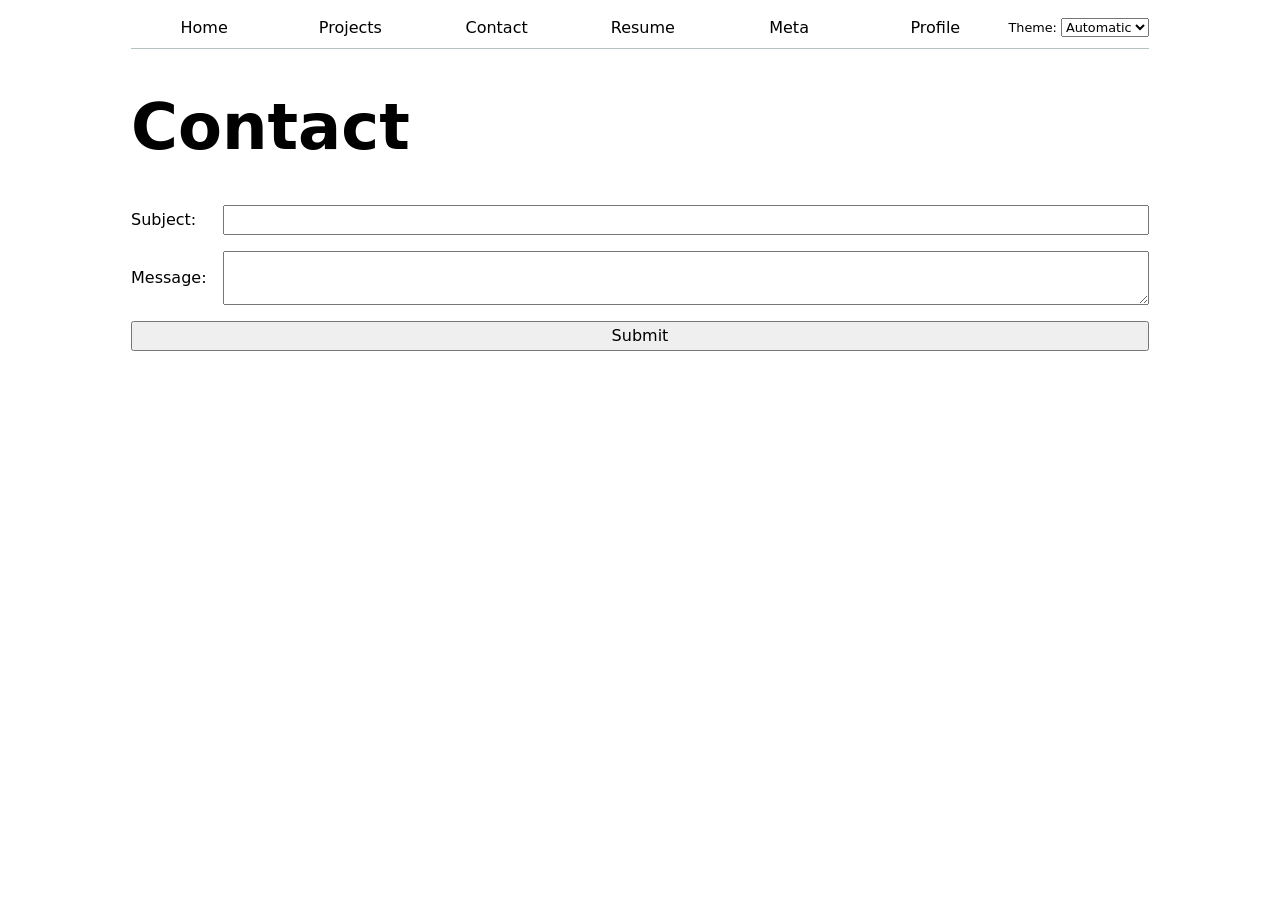
<file: contact/index.html>
<!DOCTYPE html>
<html lang="en">
<head>
    <meta charset="UTF-8">
    <meta name="viewport" content="width=device-width, initial-scale=1.0">
    <title>contact</title>
    <link rel="stylesheet" href="../style.css">
    <script type="module" src="../global.js"></script>
</head>
<body>

    <h1>Contact</h1>

    <form action="mailto:sch005@ucsd.edu" method="GET">
        <label><span>Subject:</span> <input name="subject"></label>
        <label><span>Message:</span> <textarea name="body"></textarea></label>
        <button>Submit</button>
    </form>

</body>
</html>
</file>
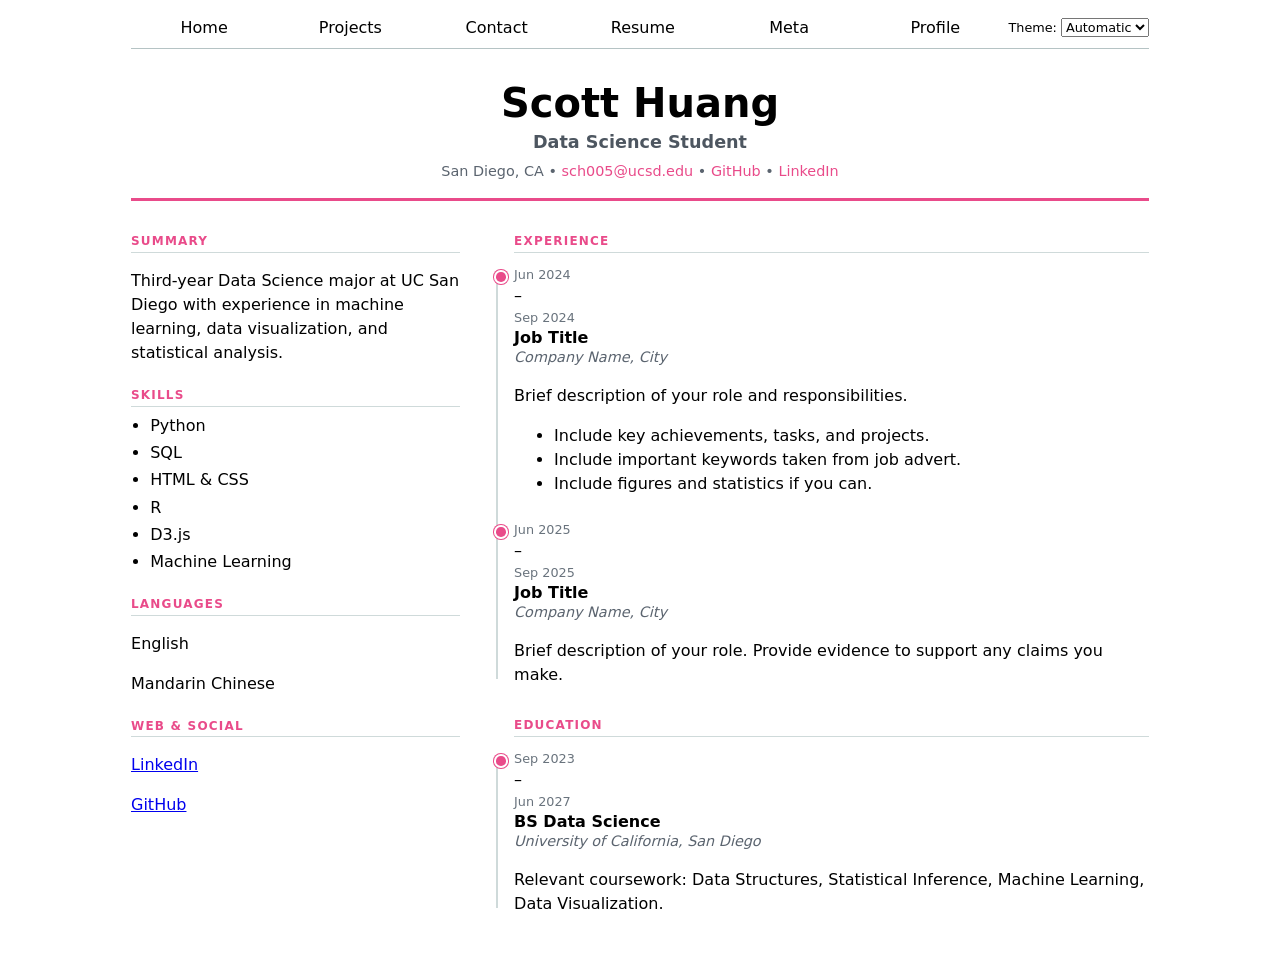
<file: resume/index.html>
<!DOCTYPE html>
<html lang="en">
<head>
    <meta charset="UTF-8">
    <meta name="viewport" content="width=device-width, initial-scale=1.0">
    <title>Resume</title>
    <link rel="stylesheet" href="../style.css">
    <script type="module" src="../global.js"></script>
</head>
<body class="resume-page">

    <!-- Full-width name / contact header -->
    <header class="resume-header">
        <h1>Scott Huang</h1>
        <p class="resume-title">Data Science Student</p>
        <p class="resume-contact">
            San Diego, CA &bull;
            <a href="mailto:sch005@ucsd.edu">sch005@ucsd.edu</a> &bull;
            <a href="https://github.com/sch005-ucsd" target="_blank">GitHub</a> &bull;
            <a href="https://www.linkedin.com/in/tianle-huang-1509223a7/" target="_blank">LinkedIn</a>
        </p>
    </header>

    <!-- Two-column body -->
    <div class="resume-layout">

        <!-- Left sidebar: quick facts -->
        <aside class="resume-sidebar">

            <section>
                <h2>Summary</h2>
                <p>Third-year Data Science major at UC San Diego with experience in machine learning, data visualization, and statistical analysis.</p>
            </section>

            <section>
                <h2>Skills</h2>
                <ul>
                    <li>Python</li>
                    <li>SQL</li>
                    <li>HTML &amp; CSS</li>
                    <li>R</li>
                    <li>D3.js</li>
                    <li>Machine Learning</li>
                </ul>
            </section>

            <section>
                <h2>Languages</h2>
                <p>English</p>
                <p>Mandarin Chinese</p>
            </section>

            <section>
                <h2>Web &amp; Social</h2>
                <p><a href="https://www.linkedin.com/in/tianle-huang-1509223a7/" target="_blank">LinkedIn</a></p>
                <p><a href="https://github.com/sch005-ucsd" target="_blank">GitHub</a></p>
            </section>

        </aside>

        <!-- Right main column: timeline sections -->
        <main class="resume-main">

            <section>
                <h2>Experience</h2>

                <article>
                    <header>
                        <time datetime="2024-06">Jun 2024</time> – <time datetime="2024-09">Sep 2024</time>
                        <h3>Job Title</h3>
                        <p>Company Name, City</p>
                    </header>
                    <p>Brief description of your role and responsibilities.</p>
                    <ul>
                        <li>Include key achievements, tasks, and projects.</li>
                        <li>Include important keywords taken from job advert.</li>
                        <li>Include figures and statistics if you can.</li>
                    </ul>
                </article>

                <article>
                    <header>
                        <time datetime="2025-06">Jun 2025</time> – <time datetime="2025-09">Sep 2025</time>
                        <h3>Job Title</h3>
                        <p>Company Name, City</p>
                    </header>
                    <p>Brief description of your role. Provide evidence to support any claims you make.</p>
                </article>
            </section>

            <section>
                <h2>Education</h2>

                <article>
                    <header>
                        <time datetime="2023-09">Sep 2023</time> – <time datetime="2027-06">Jun 2027</time>
                        <h3>BS Data Science</h3>
                        <p>University of California, San Diego</p>
                    </header>
                    <p>Relevant coursework: Data Structures, Statistical Inference, Machine Learning, Data Visualization.</p>
                </article>
            </section>

        </main>
    </div>

</body>
</html>
</file>
<file: style.css>
/* ── Global defaults ──────────────────────────────────────────── */

:root {
  --color-accent: oklch(65% 50% 0);
}

html {
  accent-color: var(--color-accent);
  color-scheme: light dark;
}

body {
  font: 100%/1.5 system-ui;
  max-width: 100ch;
  margin-inline: auto;
  padding-inline: 1em;
  position: relative;
}

/* ── Images ───────────────────────────────────────────────────── */

img {
  display: block;
  max-width: 100%;
  margin-inline: auto;
}

.hero-image {
  max-width: 60%;
  border-radius: 8px;
}

/* ── Headings ─────────────────────────────────────────────────── */

h1, h2, h3, h4, h5, h6 {
  line-height: 1.1;
  text-wrap: balance;
}

h1 {
  font-size: 400%;
}

/* ── Navigation ───────────────────────────────────────────────── */

nav ul,
nav li {
  display: contents;
}

nav {
  display: flex;
  margin-bottom: 1em;
  --border-color: oklch(50% 10% 200 / 40%);
  border-bottom: 1px solid var(--border-color);
}

nav a {
  flex: 1;
  text-decoration: none;
  color: inherit;
  text-align: center;
  padding: 0.5em;
}

nav a.current {
  font-weight: bold;
  border-bottom: 0.4em solid oklch(70% 3% 200);
  padding-bottom: calc(0.5em - 0.4em);
}

nav a:hover {
  border-bottom: 0.4em solid var(--color-accent);
  padding-bottom: calc(0.5em - 0.4em);
  background-color: color-mix(in oklch, var(--color-accent), canvas 85%);
}

/* Dark mode switcher */
.color-scheme {
  margin-left: auto;
  font-size: 80%;
  font-family: inherit;
  align-self: center;
}

.color-scheme select {
  font-family: inherit;
  font-size: inherit;
}

/* ── Contact form ─────────────────────────────────────────────── */

input,
textarea,
button {
  font: inherit;
}

form {
  display: grid;
  grid-template-columns: auto 1fr;
  gap: 1em;
}

form label {
  display: grid;
  grid-template-columns: subgrid;
  grid-column: 1 / -1;
  align-items: center;
}

form button {
  grid-column: 1 / -1;
}

/* ── Projects grid ────────────────────────────────────────────── */

.projects {
  display: grid;
  grid-template-columns: repeat(auto-fill, minmax(15em, 1fr));
  gap: 1em;
  margin-top: 1em;
}

.projects article {
  display: grid;
  grid-template-rows: subgrid;
  grid-row: span 3;
  gap: 0.5em;
}

.projects article h2 {
  margin: 0;
  font-size: 1rem;
}

.projects article img {
  width: 100%;
  aspect-ratio: 16 / 9;
  object-fit: cover;
}

/* ── Project year label ───────────────────────────────────────── */

.project-year {
  margin: 0;
  font-family: Baskerville, serif;
  font-variant-numeric: oldstyle-nums;
  color: oklch(55% 5% 250);
  font-size: 0.85rem;
}

/* ── Pie chart SVG ────────────────────────────────────────────── */

#projects-pie-plot {
  max-width: 20em;
  margin-block: 2em;
  overflow: visible;
  flex-shrink: 0;
}

#projects-pie-plot path {
  transition: 300ms;
  cursor: pointer;
}

#projects-pie-plot:has(path:hover) path:not(:hover) {
  opacity: 0.5;
}

/* ── Selected wedge ───────────────────────────────────────────── */

.selected {
  --color: oklch(60% 45% 0) !important;
}

.selected:is(path) {
  fill: var(--color);
}

/* ── Legend ───────────────────────────────────────────────────── */

.legend {
  display: grid;
  grid-template-columns: repeat(auto-fill, minmax(9em, 1fr));
  gap: 1em;
  list-style: none;
  padding: 0.75em;
  margin: 0;
  border: 1px solid oklch(88% 3% 200);
  border-radius: 6px;
  flex: 1;
  align-content: start;
}

/* ── Legend item ──────────────────────────────────────────────── */

.legend-item {
  display: flex;
  align-items: center;
  gap: 0.4em;
}

/* ── Color swatch ─────────────────────────────────────────────── */

.swatch {
  display: inline-block;
  width: 1em;
  aspect-ratio: 1 / 1;
  background-color: var(--color);
  border-radius: 50%;
  flex-shrink: 0;
}

/* ── Chart container ──────────────────────────────────────────── */

.chart-container {
  display: flex;
  align-items: center;
  gap: 2em;
  flex-wrap: wrap;
}

/* ── Search bar ───────────────────────────────────────────────── */

.searchBar {
  display: block;
  width: 100%;
  padding: 0.5em 0.75em;
  margin-block: 1em;
  font: inherit;
  border: 1px solid oklch(75% 5% 200);
  border-radius: 4px;
  box-sizing: border-box;
}

/* ── Meta page stats ──────────────────────────────────────────── */

dl.stats {
  display: grid;
  grid-template-columns: repeat(auto-fill, minmax(9em, 1fr));
  gap: 0.5em 1.5em;
  margin: 0;
}

dl.stats dt {
  font-size: 0.7rem;
  text-transform: uppercase;
  letter-spacing: 0.06em;
  color: oklch(55% 5% 250);
  margin: 0;
  grid-row: 1;
}

dl.stats dd {
  font-size: 2rem;
  font-weight: 700;
  margin: 0;
  grid-row: 2;
}

#language-breakdown {
  grid-template-columns: repeat(auto-fill, minmax(8em, 1fr));
}

#language-breakdown dd {
  font-size: 1rem;
  font-weight: 600;
}

/* ── Scatterplot ──────────────────────────────────────────────── */

#chart svg {
  width: 100%;
  height: auto;
}

.gridlines line {
  stroke: oklch(75% 3% 200);
  stroke-opacity: 0.4;
}

.gridlines path {
  display: none;
}

/* ── Dots ─────────────────────────────────────────────────────── */

circle {
  transition: 200ms;
  transform-origin: center;
  transform-box: fill-box;
  cursor: pointer;

  @starting-style {
    r: 0;
  }
}

circle:hover {
  transform: scale(1.5);
}

circle.selected {
  fill: #ff6b6b;
}

/* ── Tooltip ──────────────────────────────────────────────────── */

dl.info {
  display: grid;
  grid-template-columns: auto 1fr;
  gap: 0.25em 1em;
  margin: 0;
  transition-duration: 500ms;
  transition-property: opacity, visibility;
}

dl.info dt {
  font-size: 0.75rem;
  text-transform: uppercase;
  letter-spacing: 0.05em;
  color: oklch(55% 5% 250);
  margin: 0;
}

dl.info dd {
  margin: 0;
  font-weight: 600;
}

.tooltip {
  position: fixed;
  top: 1em;
  left: 1em;
  background: rgba(255, 255, 255, 0.92);
  backdrop-filter: blur(4px);
  box-shadow: 0 4px 16px oklch(0% 0% 0 / 15%);
  border-radius: 8px;
  padding: 0.75em 1em;
  z-index: 100;
  pointer-events: none;
  max-width: 22em;
}

@media (prefers-color-scheme: dark) {
  .tooltip {
    background: rgba(30, 30, 30, 0.92);
  }
}

dl.info[hidden]:not(:hover, :focus-within) {
  opacity: 0;
  visibility: hidden;
}

/* ── Brush selection ──────────────────────────────────────────── */

@keyframes marching-ants {
  to { stroke-dashoffset: -8; }
}

.selection {
  fill-opacity: 0.1;
  stroke: black;
  stroke-opacity: 0.7;
  stroke-dasharray: 5 3;
  animation: marching-ants 2s linear infinite;
}

/* ── Time slider ──────────────────────────────────────────────── */

#time-slider-container {
  display: flex;
  align-items: baseline;
}

#time-slider-container label {
  display: flex;
  flex: 1;
  align-items: baseline;
  gap: 0.5em;
}

#time-slider-container input[type='range'] {
  flex: 1;
}

#commit-time {
  margin-left: auto;
}

/* ── Files unit visualization ─────────────────────────────────── */

#files {
  display: grid;
  grid-template-columns: 1fr 4fr;
  margin: 0;
}

#files > div {
  grid-column: 1 / -1;
  display: grid;
  grid-template-columns: subgrid;
}

#files dt {
  grid-column: 1;
  font-size: 0.85rem;
  padding-top: 0.6em;
}

#files dd {
  grid-column: 2;
  display: flex;
  flex-wrap: wrap;
  align-items: start;
  align-content: start;
  gap: 0.15em;
  padding-top: 0.6em;
  margin-left: 0;
}

.loc {
  display: block;
  width: 0.5em;
  aspect-ratio: 1;
  background: var(--color);
  border-radius: 50%;
}

/* ── Scrollytelling ───────────────────────────────────────────── */

#scrolly-1 {
  position: relative;
  display: flex;
  gap: 1rem;
}

#scrolly-1 > * {
  flex: 1;
}

#scatter-story {
  position: relative;
}

#scatter-plot {
  position: sticky;
  top: 0;
  left: 0;
  bottom: auto;
  height: 50vh;
  align-self: start;
}

.step {
  padding-bottom: 40vh;
  font-size: 0.9rem;
  line-height: 1.6;
}

/* ── Resume / CV ──────────────────────────────────────────────── */

/* Shrink h1 on the resume page — 400% is too large for a name header */
.resume-page h1 {
  font-size: 250%;
  margin: 0;
}

/* Full-width name / contact block at top */
.resume-header {
  text-align: center;
  padding-block: 1em;
  border-bottom: 3px solid var(--color-accent);
  margin-bottom: 1.5em;
}

.resume-header .resume-title {
  font-size: 1.1rem;
  font-weight: 600;
  color: oklch(45% 5% 250);
  margin: 0.2em 0 0;
}

.resume-header .resume-contact {
  font-size: 0.9rem;
  color: oklch(50% 5% 250);
  margin: 0.4em 0 0;
}

.resume-header a {
  color: var(--color-accent);
  text-decoration: none;
}

.resume-header a:hover {
  text-decoration: underline;
}

/* Two-column grid */
.resume-layout {
  display: grid;
  grid-template-columns: 1fr 2fr;
  gap: 2em;
  align-items: start;
}

@media (max-width: 55ch) {
  .resume-layout {
    grid-template-columns: 1fr;
  }
}

/* ── Sidebar ── */

.resume-sidebar section {
  margin-bottom: 1.5em;
}

.resume-sidebar h2 {
  font-size: 0.75rem;
  text-transform: uppercase;
  letter-spacing: 0.1em;
  color: var(--color-accent);
  border-bottom: 1px solid oklch(88% 3% 200);
  padding-bottom: 0.3em;
  margin-bottom: 0.6em;
}

.resume-sidebar ul {
  padding-left: 1.2em;
  margin: 0;
}

.resume-sidebar li {
  margin-bottom: 0.2em;
}

/* ── Main timeline column ── */

.resume-main section {
  position: relative;
  padding-left: 1.4em;
  margin-bottom: 2em;
}

/* Vertical line running down the left of each section */
.resume-main section::before {
  content: '';
  position: absolute;
  left: 0.3em;
  top: 2.2em;   /* starts below the h2 label */
  bottom: 0.5em;
  width: 2px;
  background: oklch(88% 3% 200);
}

.resume-main h2 {
  font-size: 0.75rem;
  text-transform: uppercase;
  letter-spacing: 0.1em;
  color: var(--color-accent);
  border-bottom: 1px solid oklch(88% 3% 200);
  padding-bottom: 0.3em;
  margin-bottom: 1em;
}

/* Each entry on the timeline */
.resume-main article {
  position: relative;
  margin-bottom: 1.5em;
}

/* Coloured dot on the timeline line */
.resume-main article::before {
  content: '';
  position: absolute;
  left: -1.1em;
  top: 0.45em;
  width: 0.6em;
  height: 0.6em;
  border-radius: 50%;
  background: var(--color-accent);
  box-shadow: 0 0 0 2px white, 0 0 0 3px var(--color-accent);
}

.resume-main article header {
  margin-bottom: 0.4em;
}

.resume-main article header time {
  font-size: 0.8rem;
  color: oklch(55% 5% 250);
  display: block;
}

.resume-main article h3 {
  margin: 0.1em 0 0;
  font-size: 1rem;
}

.resume-main article header p {
  margin: 0;
  font-size: 0.9rem;
  color: oklch(50% 5% 250);
  font-style: italic;
}
</file>
